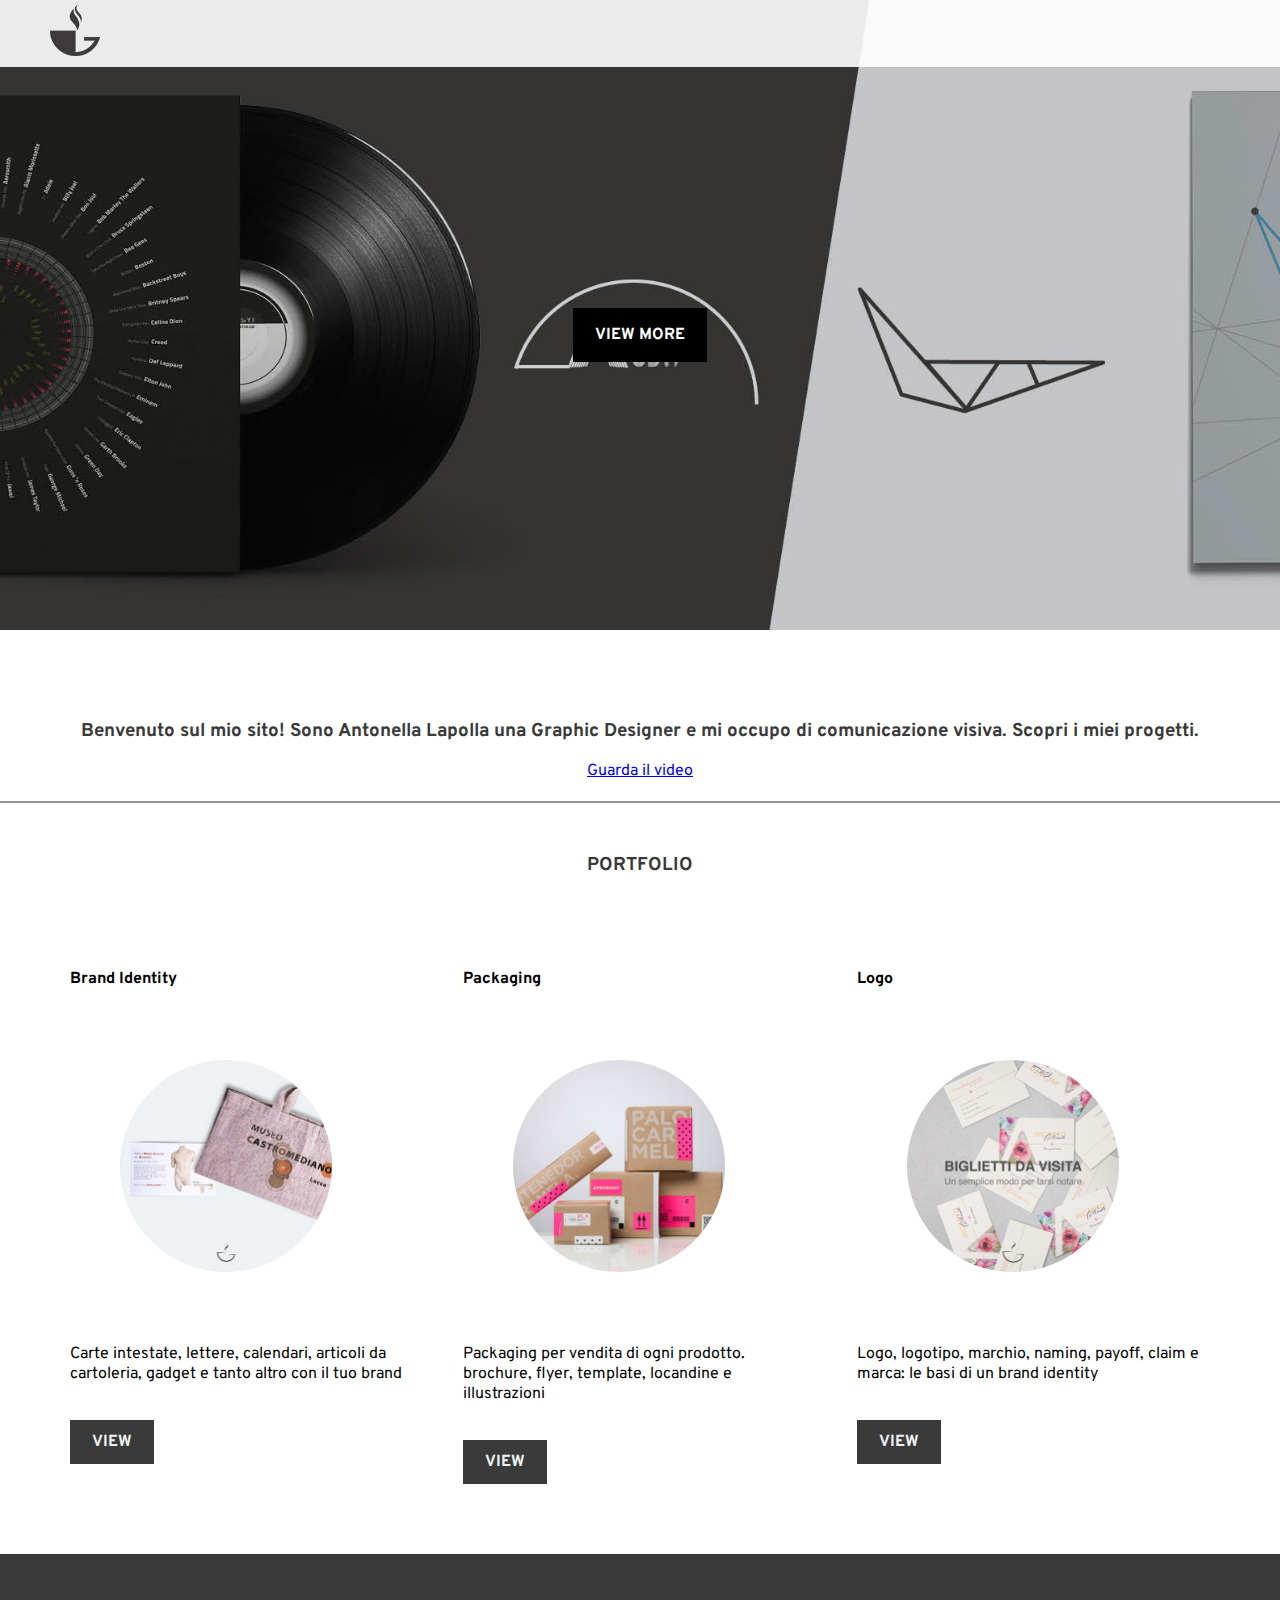
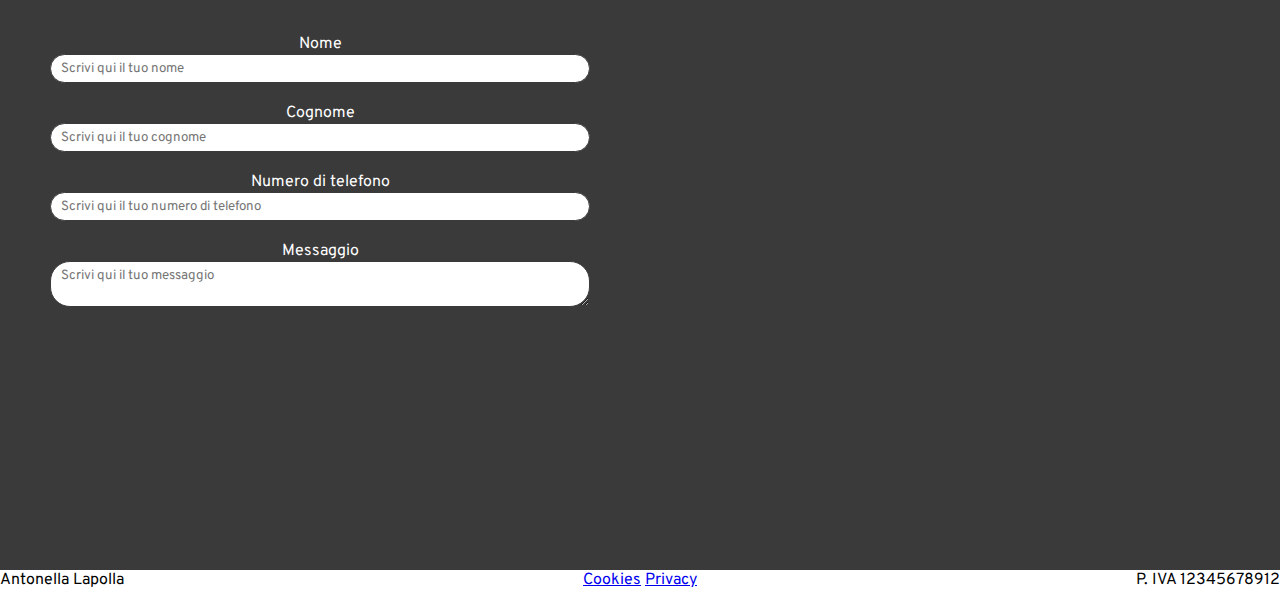
<file: index.html>
<!DOCTYPE html>
<html lang="en">
<head>
	<meta charset="UTF-8">
	<meta name="viewport" content="width=device-width, initial-scale=1.0">
	<title>Antonella Lapolla</title>
	<meta name="description" content="Benvenuto! Sono Antonella Lapolla una Visual Designer: creo Brand Identity | Packaging | Social Media Marketing and Content Creator"	>
		<!--CSS-->
	<link rel="preconnect" href="https://fonts.gstatic.com">
<link href="https://fonts.googleapis.com/css2?family=Overpass:wght@200;400;600&display=swap" rel="stylesheet">
	<link rel="stylesheet" href="css/style.css">
</head>
<body>
	<header>
					<div class="logo">
				<a href="#">
					<img src="img/logo.png" alt="Antonella Lapolla">
				</a>
			</div>
		<nav>

			</nav>
	</header>
	<main>
		<div class="slide">
			<div class="cta">
				<!--<h1>Benvenuto sul mio sito! Sono Antonella Lapolla una Graphic Designer e mi occupo di comunicazione visiva. Scopri i miei progetti.</h1>-->
				<a href="#">View More</a>
			</div>
		</div>


		<div class="intro_text">
			<h3>Benvenuto sul mio sito! Sono Antonella Lapolla una Graphic Designer e mi occupo di comunicazione visiva. Scopri i miei progetti.</h3>
			<a href="video.html">Guarda il video</a>
		</div>

				<div class="intro_text2">
			<h3>Portfolio</h3>
		</div>

		<div class="container_box">
			<div class="box">
				<h4>Brand Identity</h4>
				<img src="img/brand1.jpg" alt="">
				<p>Carte intestate, lettere, calendari, articoli da cartoleria, gadget e tanto altro con il tuo brand </p>
				<a href="">View</a>
			</div>
						<div class="box">
				<h4>Packaging</h4>
				<img src="img/pack.jpg" alt="">
				<p>Packaging per vendita di ogni prodotto. brochure, flyer, template, locandine e illustrazioni</p>
				<a href="">View</a>
			</div>
			<div class="box">
				<h4>Logo</h4>
				<img src="img/biglietti.jpg" alt="">
				<p>Logo, logotipo, marchio, naming, payoff, claim e marca: le basi di un brand identity</p>
				<a href="">View</a>
			</div>
		</div>
<!--mappe e contatti-->
		<div class="bg_red">
			<div class="contacts">
				<form action="#" method="POST" name="contatti">
					<label for="nome">Nome</label>
					<input type="text" placeholder="Scrivi qui il tuo nome" id="nome" name="nome">
					<label for="cognome">Cognome</label>
					<input type="text" placeholder="Scrivi qui il tuo cognome" id="cognome" name="cognome">
					<label for="telefono">Numero di telefono</label>
					<input type="text" placeholder="Scrivi qui il tuo numero di telefono" id="telefono" name="telefono">
					<label for="messaggio">Messaggio</label>
					<textarea name="messaggio" id="messaggio" placeholder="Scrivi qui il tuo messaggio"></textarea>
				</form>
			</div>
			<div class="maps"><iframe src="https://www.google.com/maps/embed?pb=!1m18!1m12!1m3!1d3040.356862206523!2d18.166562300000002!3d40.35661089999999!2m3!1f0!2f0!3f0!3m2!1i1024!2i768!4f13.1!3m3!1m2!1s0x13442ee77ded98e3%3A0x34d6348854155e0b!2sCantiere%20Hambirreria!5e0!3m2!1sit!2sit!4v1606318236504!5m2!1sit!2sit" width="100%" height="450" frameborder="0" style="border:0;" allowfullscreen="" aria-hidden="false" tabindex="0"></iframe></div>
		</div>

	</main>

	<!--footer con nome ditta link cookies, privacy e partita iva-->
	<footer>
        <div class="col_footer">Antonella Lapolla</div>
        <div class="col_footer">
            <a href="#">Cookies</a>
            <a href="#">Privacy</a>
        </div>
        <div class="col_footer">P. IVA 12345678912</div>
    </footer>
</body>
</html>
</file>
<file: css/style.css>
/*selettore universale e font*/
* {
	font-family: 'Overpass', sans-serif;
}
/*togliero bordo al boby per evitare la cornice*/
body {
	margin: 0;
}
/*HEADER menù di navigazione maiuscolo, senza sottolineato e con sfondo nero*/
.logo image {
	max-width: 90px;
	margin: 0 auto;
	display: block;
}

header {
	/*position: sticky; /*rendere l'header della pagina fisso*/
	z-index: 1;/*per portarlo sopra e renderlo più grande*/
	position: fixed;
	width: 100%;
	background-color:rgba(255, 255, 255, 0.9); /*inserire uno sfondo opaco  (trasparente) all'header*/
	top: 0;
	/*display: flex; per allineare logo e menù*/
	align-items: center; /*per allineare al centro dell'heaer il menù*/
	justify-content: space-between;
	padding: 5px 50px;
}

/*menu di navigazione */
nav a {
	text-transform: uppercase; /*maiuscolo*/
	text-decoration: none; /*no sottolineato*/
	color:  #3a3a3a; /*colore rosso*/
	font-weight: bold;
	margin-right: 50px;
}

/*animazione menù*/
nav a:hover{
color: #9b9b9b;
}
/*MAIN inserisco un immagine a tutta pagina con 50% altezza con call to action*/
.slide {
	background-image: url("../img/bg.jpg");
	background-size: cover;
	height: 70vh;
	position: relative;
}

/*mettere una trasparenza sull'immagine iniziale*/
.slide:before {
	content: "";
	position: absolute;
	top: 0;
	left: 0;
	width: 100%;
	height: 100%;
	background-color: rgba(26, 26, 26, 0.2);
}

/*call to action posizionata al centro*/
.cta {
	position: absolute;
	top: 50%;
	left: 50%;
	transform: translateX(-50%) translateY(-50%);
	text-align: center;
	margin-top: 20px;
	color: rgb(133, 133, 133);
}

/*pulsatnte call to action non sottolineata di colore bianco e sfondo preso dal logo con font bold*/
.cta a {
	text-decoration: none;
	text-transform: uppercase;
	color: white;
	background-color: #000000;
  padding: 15px 20px;
  /*border-radius: 20px; pulsante arrotondato*/
	font-weight: bold;
	border: 2px solid #000000;
}
/*ANIMAZIONE cambio del cta al passaggio del mouse*/
.cta a:hover{
background-color: rgba(238, 241, 244);
color: #3a3a3a;
}

/*FONT cambiamo il font font sanza grazie*/
/*testo allineato al centro */
.intro_text {
	text-align: center;
	color: #3a3a3a;
	margin: 50px 0; /*padding: 30px 0 nel caso non piaccia*/
	border-bottom: 2px solid  #949494;
	padding: 20px;
	}

.intro_text2 {
	text-align: center;
	color: #3a3a3a;
	text-transform: uppercase;
	font-weight: bold;
	}

/*box immagini con tiolo*/
.container_box {
	display: flex;
	margin: 50px 50px;
}

.box {
	flex: 1;
	padding: 20px;/*elementi posti tutti al centro*/
	text-align: left;
}

.box img {
	width: 60%;
	margin: 50px 50px;
	border-radius: 500px;
}

/*box modificato con immagini e testo*/
.box a {
	text-decoration: none;
	text-transform: uppercase;
	color: rgba(238, 241, 244);
	background-color: #3a3a3a;
	padding: 10px 20px;
	/*border-radius: 20px;*/
	font-weight: bold;
	border: 2px solid  #3a3a3a;
	margin-top: 20px;
	display: inline-block; /*se non fuonziona*/
}

/*animazione*/
.box a:hover {
	color: #3a3a3a;
	background-color: rgba(238, 241, 244);
}

/*inserre un backbruond di colore pieno, classe display flex con box con riga a ameta*/
.bg_red {
	background-color: #3a3a3a;
	display: flex;
	padding: 30px 0;
}
/*applica la regola ai div contacts e maps (bg_red)*/
.bg_red > div {
	flex: 1;
	padding: 50px;
}

/*grafica contatti etichetta*/
.contacts label {
	color: white;
	width: 100%;
	display: inline-block; /*attivare il 100%*/
	text-align: center
}

/*stessa cosa aelemento input di contatti*/
.contacts input,
.contacts textarea {
	width: 100%;
	border-radius: 20px;
	border: 1px solid #3a3a3a;
	padding: 5px 10px;
	box-sizing: border-box;/*sottrai i padding per non sbordare*/
	margin-bottom: 20px;
}

footer {
	display: flex;
}
.col_footer {
	flex: 1;
}
.col_footer:nth-child(2) {
    text-align: center;
}
.col_footer:nth-child(3) {
    text-align: right;
}

/*responsive per device solo per smartphone*/
@media only screen and (max-width: 678px) {
    .container_box,
    .bg_red,
    footer {
        flex-direction: column;
    }
    .box {
        border-bottom: 1px solid #000
    }
    .col_footer:nth-child(2),
    .col_footer:nth-child(3) {
        text-align: left;
    }
}
</file>
